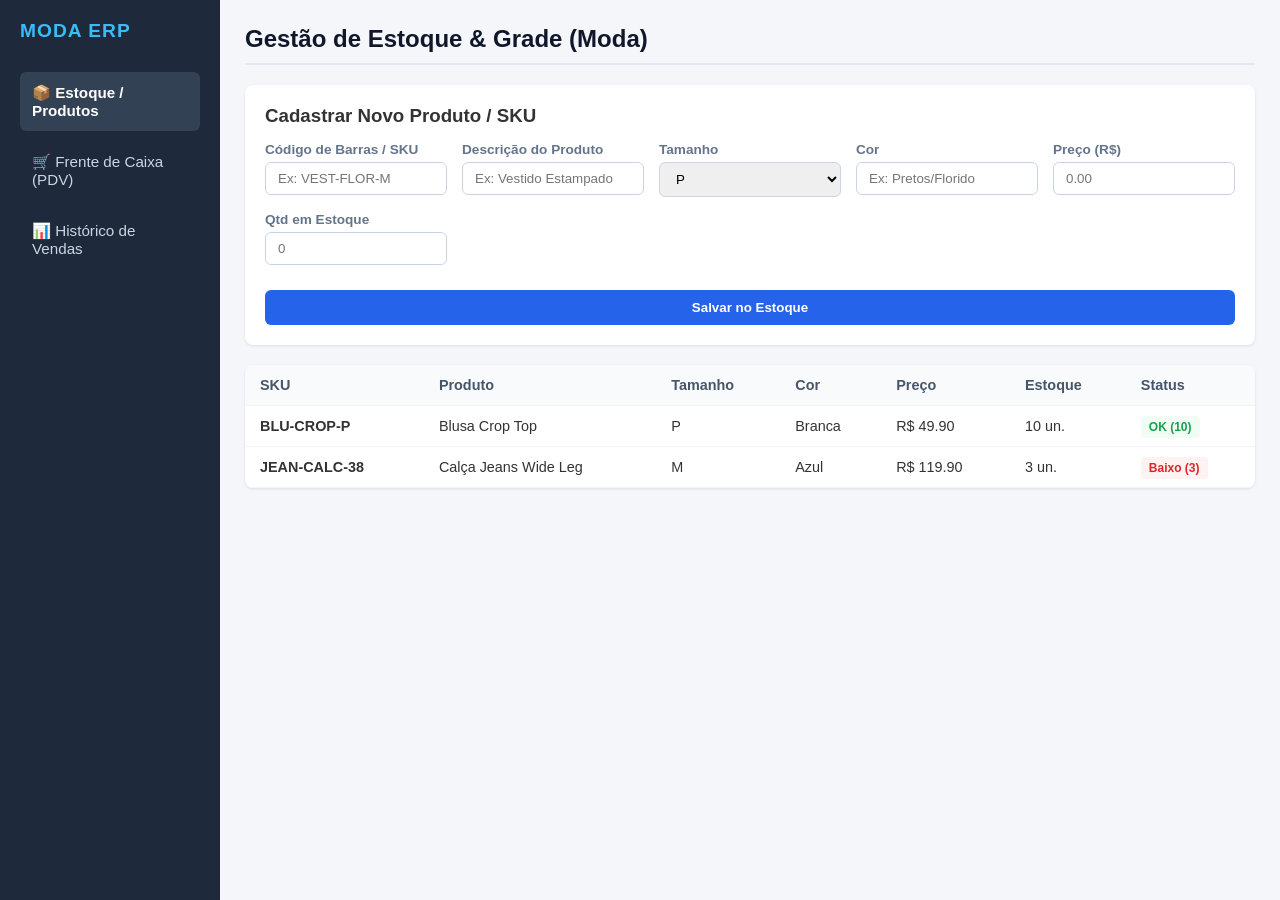
<file: jogo.html>
<!DOCTYPE html>
<html lang="pt-BR">
<head>
    <meta charset="UTF-8">
    <meta name="viewport" content="width=device-width, initial-scale=1.0">
    <title>ERP Varejo Moda - Painel de Testes</title>
    <style>
        * { box-sizing: border-box; margin: 0; padding: 0; font-family: 'Segoe UI', Tahoma, Geneva, Verdana, sans-serif; }
        body { background-color: #f4f6f9; color: #333; display: flex; height: 100vh; overflow: hidden; }
        
        /* Sidebar */
        aside { width: 220px; background-color: #1e293b; color: #fff; padding: 20px; display: flex; flex-direction: column; gap: 10px; }
        aside h2 { font-size: 1.2rem; margin-bottom: 20px; color: #38bdf8; text-transform: uppercase; letter-spacing: 1px; }
        aside button { background: none; border: none; color: #cbd5e1; padding: 12px; text-align: left; font-size: 0.95rem; cursor: pointer; border-radius: 6px; transition: 0.2s; }
        aside button:hover, aside button.active { background-color: #334155; color: #fff; font-weight: bold; }
        
        /* Main Content */
        main { flex: 1; padding: 25px; overflow-y: auto; }
        .section { display: none; }
        .section.active { display: block; }
        
        h1 { margin-bottom: 20px; font-size: 1.5rem; color: #0f172a; border-bottom: 2px solid #e2e8f0; padding-bottom: 10px; }
        
        /* Forms & Grid */
        .card { background: #fff; border-radius: 8px; padding: 20px; box-shadow: 0 1px 3px rgba(0,0,0,0.1); margin-bottom: 20px; }
        .form-grid { display: grid; grid-template-columns: repeat(auto-fit, minmax(180px, 1fr)); gap: 15px; }
        .form-group { display: flex; flex-direction: column; gap: 5px; }
        .form-group label { font-size: 0.85rem; font-weight: 600; color: #64748b; }
        .form-group input, .form-group select { padding: 8px 12px; border: 1px solid #cbd5e1; border-radius: 6px; outline: none; }
        
        /* Buttons */
        .btn { background-color: #2563eb; color: white; border: none; padding: 10px 18px; border-radius: 6px; cursor: pointer; font-weight: 600; transition: 0.2s; margin-top: 10px; }
        .btn:hover { background-color: #1d4ed8; }
        .btn-success { background-color: #16a34a; }
        .btn-success:hover { background-color: #15803d; }
        
        /* Tables */
        table { width: 100%; border-collapse: collapse; background: #fff; border-radius: 8px; overflow: hidden; box-shadow: 0 1px 3px rgba(0,0,0,0.1); }
        th, td { padding: 12px 15px; text-align: left; border-bottom: 1px solid #f1f5f9; font-size: 0.9rem; }
        th { background-color: #f8fafc; font-weight: 600; color: #475569; }
        
        /* PDV Layout */
        .pdv-container { display: grid; grid-template-columns: 2fr 1fr; gap: 20px; }
        .cart-summary { background: #0f172a; color: #fff; padding: 20px; border-radius: 8px; display: flex; flex-direction: column; justify: space-between; }
        .total-price { font-size: 2.2rem; font-weight: bold; color: #4ade80; margin: 15px 0; }
        
        /* Badge */
        .badge { padding: 4px 8px; border-radius: 4px; font-size: 0.75rem; font-weight: bold; }
        .badge-low { background-color: #fef2f2; color: #dc2626; }
        .badge-ok { background-color: #f0fdf4; color: #16a34a; }
    </style>
</head>
<body>

    <aside>
        <h2>Moda ERP</h2>
        <button class="nav-btn active" onclick="showSection('estoque')">📦 Estoque / Produtos</button>
        <button class="nav-btn" onclick="showSection('pdv')">🛒 Frente de Caixa (PDV)</button>
        <button class="nav-btn" onclick="showSection('vendas')">📊 Histórico de Vendas</button>
    </aside>

    <main>
        <!-- SEÇÃO ESTOQUE -->
        <section id="estoque" class="section active">
            <h1>Gestão de Estoque & Grade (Moda)</h1>
            <div class="card">
                <h3>Cadastrar Novo Produto / SKU</h3>
                <form id="form-produto" onsubmit="cadastrarProduto(event)" class="form-grid" style="margin-top: 15px;">
                    <div class="form-group">
                        <label>Código de Barras / SKU</label>
                        <input type="text" id="prod-sku" required placeholder="Ex: VEST-FLOR-M">
                    </div>
                    <div class="form-group">
                        <label>Descrição do Produto</label>
                        <input type="text" id="prod-nome" required placeholder="Ex: Vestido Estampado">
                    </div>
                    <div class="form-group">
                        <label>Tamanho</label>
                        <select id="prod-tamanho">
                            <option value="P">P</option>
                            <option value="M">M</option>
                            <option value="G">G</option>
                            <option value="GG">GG</option>
                            <option value="U">Único</option>
                        </select>
                    </div>
                    <div class="form-group">
                        <label>Cor</label>
                        <input type="text" id="prod-cor" required placeholder="Ex: Pretos/Florido">
                    </div>
                    <div class="form-group">
                        <label>Preço (R$)</label>
                        <input type="number" step="0.01" id="prod-preco" required placeholder="0.00">
                    </div>
                    <div class="form-group">
                        <label>Qtd em Estoque</label>
                        <input type="number" id="prod-qtd" required placeholder="0">
                    </div>
                    <div class="form-group" style="grid-column: 1 / -1;">
                        <button type="submit" class="btn">Salvar no Estoque</button>
                    </div>
                </form>
            </div>

            <table>
                <thead>
                    <tr>
                        <th>SKU</th>
                        <th>Produto</th>
                        <th>Tamanho</th>
                        <th>Cor</th>
                        <th>Preço</th>
                        <th>Estoque</th>
                        <th>Status</th>
                    </tr>
                </thead>
                <tbody id="tabela-estoque"></tbody>
            </table>
        </section>

        <!-- SEÇÃO PDV -->
        <section id="pdv" class="section">
            <h1>Frente de Caixa (PDV)</h1>
            <div class="pdv-container">
                <div class="card">
                    <h3>Adicionar Item à Venda</h3>
                    <div style="display: flex; gap: 10px; margin-top: 15px; margin-bottom: 20px;">
                        <select id="pdv-select-produto" style="flex: 1; padding: 10px; border-radius: 6px; border: 1px solid #cbd5e1;"></select>
                        <input type="number" id="pdv-qtd" value="1" min="1" style="width: 80px; padding: 10px; border-radius: 6px; border: 1px solid #cbd5e1;">
                        <button class="btn" onclick="adicionarAoCarrinho()">Adicionar</button>
                    </div>

                    <table>
                        <thead>
                            <tr>
                                <th>Item</th>
                                <th>Qtd</th>
                                <th>Preço Un.</th>
                                <th>Subtotal</th>
                            </tr>
                        </thead>
                        <tbody id="tabela-carrinho"></tbody>
                    </table>
                </div>

                <div class="cart-summary">
                    <div>
                        <h3>Resumo da Compra</h3>
                        <p style="color: #94a3b8; font-size: 0.9rem; margin-top: 5px;">Loja Roupas - Unidade Matriz</p>
                        <hr style="border-color: #334155; margin: 15px 0;">
                        <div>Total a Pagar:</div>
                        <div class="total-price" id="pdv-total">R$ 0,00</div>
                    </div>
                    <div>
                        <label style="font-size: 0.85rem; color: #94a3b8;">Forma de Pagamento</label>
                        <select id="pdv-pagamento" style="width: 100%; padding: 10px; margin-top: 5px; margin-bottom: 15px; border-radius: 6px;">
                            <option value="Cartão de Crédito">Cartão de Crédito</option>
                            <option value="Cartão de Débito">Cartão de Débito</option>
                            <option value="PIX">PIX</option>
                            <option value="Dinheiro">Dinheiro</option>
                        </select>
                        <button class="btn btn-success" style="width: 100%; padding: 15px; font-size: 1.1rem;" onclick="finalizarVenda()">Emitir Pedido / Finalizar</button>
                    </div>
                </div>
            </div>
        </section>

        <!-- SEÇÃO HISTÓRICO DE VENDAS -->
        <section id="vendas" class="section">
            <h1>Relatório de Vendas (Consolidado ERP)</h1>
            <table>
                <thead>
                    <tr>
                        <th>ID Venda</th>
                        <th>Data/Hora</th>
                        <th>Itens</th>
                        <th>Pagamento</th>
                        <th>Total</th>
                    </tr>
                </thead>
                <tbody id="tabela-vendas"></tbody>
            </table>
        </section>
    </main>

    <script>
        // Dados de Exemplo (Simulação de Banco de Dados)
        let produtos = JSON.parse(localStorage.getItem('erp_produtos')) || [
            { sku: 'BLU-CROP-P', nome: 'Blusa Crop Top', tamanho: 'P', cor: 'Branca', preco: 49.90, qtd: 10 },
            { sku: 'JEAN-CALC-38', nome: 'Calça Jeans Wide Leg', tamanho: 'M', cor: 'Azul', preco: 119.90, qtd: 3 }
        ];

        let vendas = JSON.parse(localStorage.getItem('erp_vendas')) || [];
        let carrinho = [];

        function salvarDados() {
            localStorage.setItem('erp_produtos', JSON.stringify(produtos));
            localStorage.setItem('erp_vendas', JSON.stringify(vendas));
        }

        function showSection(id) {
            document.querySelectorAll('.section').forEach(s => s.classList.remove('active'));
            document.querySelectorAll('.nav-btn').forEach(b => b.classList.remove('active'));
            document.getElementById(id).classList.add('active');
            event.target.classList.add('active');
            renderizarTudo();
        }

        function cadastrarProduto(e) {
            e.preventDefault();
            const novo = {
                sku: document.getElementById('prod-sku').value.toUpperCase(),
                nome: document.getElementById('prod-nome').value,
                tamanho: document.getElementById('prod-tamanho').value,
                cor: document.getElementById('prod-cor').value,
                preco: parseFloat(document.getElementById('prod-preco').value),
                qtd: parseInt(document.getElementById('prod-qtd').value)
            };

            produtos.push(novo);
            salvarDados();
            document.getElementById('form-produto').reset();
            renderizarTudo();
            alert('SKU cadastrado com sucesso!');
        }

        function renderizarTudo() {
            // Renderizar Estoque
            const tbodyEstoque = document.getElementById('tabela-estoque');
            tbodyEstoque.innerHTML = '';
            produtos.forEach(p => {
                const status = p.qtd <= 3 
                    ? `<span class="badge badge-low">Baixo (${p.qtd})</span>` 
                    : `<span class="badge badge-ok">OK (${p.qtd})</span>`;
                
                tbodyEstoque.innerHTML += `
                    <tr>
                        <td><b>${p.sku}</b></td>
                        <td>${p.nome}</td>
                        <td>${p.tamanho}</td>
                        <td>${p.cor}</td>
                        <td>R$ ${p.preco.toFixed(2)}</td>
                        <td>${p.qtd} un.</td>
                        <td>${status}</td>
                    </tr>
                `;
            });

            // Renderizar Select do PDV
            const selectPDV = document.getElementById('pdv-select-produto');
            selectPDV.innerHTML = '<option value="">Selecione um produto...</option>';
            produtos.forEach(p => {
                if(p.qtd > 0) {
                    selectPDV.innerHTML += `<option value="${p.sku}">${p.nome} (${p.tamanho}/${p.cor}) - R$ ${p.preco.toFixed(2)} [Estoque: ${p.qtd}]</option>`;
                }
            });

            // Renderizar Vendas
            const tbodyVendas = document.getElementById('tabela-vendas');
            tbodyVendas.innerHTML = '';
            vendas.forEach(v => {
                tbodyVendas.innerHTML += `
                    <tr>
                        <td><b>#${v.id}</b></td>
                        <td>${v.data}</td>
                        <td>${v.itens.map(i => `${i.qtd}x ${i.nome}`).join('<br>')}</td>
                        <td>${v.pagamento}</td>
                        <td><b>R$ ${v.total.toFixed(2)}</b></td>
                    </tr>
                `;
            });
        }

        function adicionarAoCarrinho() {
            const sku = document.getElementById('pdv-select-produto').value;
            const qtd = parseInt(document.getElementById('pdv-qtd').value);
            if(!sku) return alert('Selecione um produto!');

            const prod = produtos.find(p => p.sku === sku);
            
            if (qtd > prod.qtd) {
                return alert('Quantidade informada é maior do que o estoque disponível!');
            }

            carrinho.push({
                sku: prod.sku,
                nome: `${prod.nome} (${prod.tamanho}/${prod.cor})`,
                preco: prod.preco,
                qtd: qtd,
                subtotal: prod.preco * qtd
            });

            renderizarCarrinho();
        }

        function renderizarCarrinho() {
            const tbody = document.getElementById('tabela-carrinho');
            tbody.innerHTML = '';
            let total = 0;

            carrinho.forEach(item => {
                total += item.subtotal;
                tbody.innerHTML += `
                    <tr>
                        <td>${item.nome}</td>
                        <td>${item.qtd}</td>
                        <td>R$ ${item.preco.toFixed(2)}</td>
                        <td>R$ ${item.subtotal.toFixed(2)}</td>
                    </tr>
                `;
            });

            document.getElementById('pdv-total').innerText = `R$ ${total.toFixed(2)}`;
        }

        function finalizarVenda() {
            if(carrinho.length === 0) return alert('O carrinho está vazio!');

            const total = carrinho.reduce((acc, item) => acc + item.subtotal, 0);
            const formaPagto = document.getElementById('pdv-pagamento').value;

            // Dar baixa no estoque
            carrinho.forEach(itemCart => {
                const prod = produtos.find(p => p.sku === itemCart.sku);
                if(prod) prod.qtd -= itemCart.qtd;
            });

            // Gravar venda
            const novaVenda = {
                id: Math.floor(100000 + Math.random() * 900000),
                data: new Date().toLocaleString('pt-BR'),
                itens: carrinho,
                pagamento: formaPagto,
                total: total
            };

            vendas.unshift(novaVenda);
            salvarDados();

            carrinho = [];
            renderizarCarrinho();
            renderizarTudo();
            alert('Venda realizada com sucesso! Estoque atualizado.');
        }

        // Inicialização
        renderizarTudo();
    </script>
</body>
</html>
</file>
